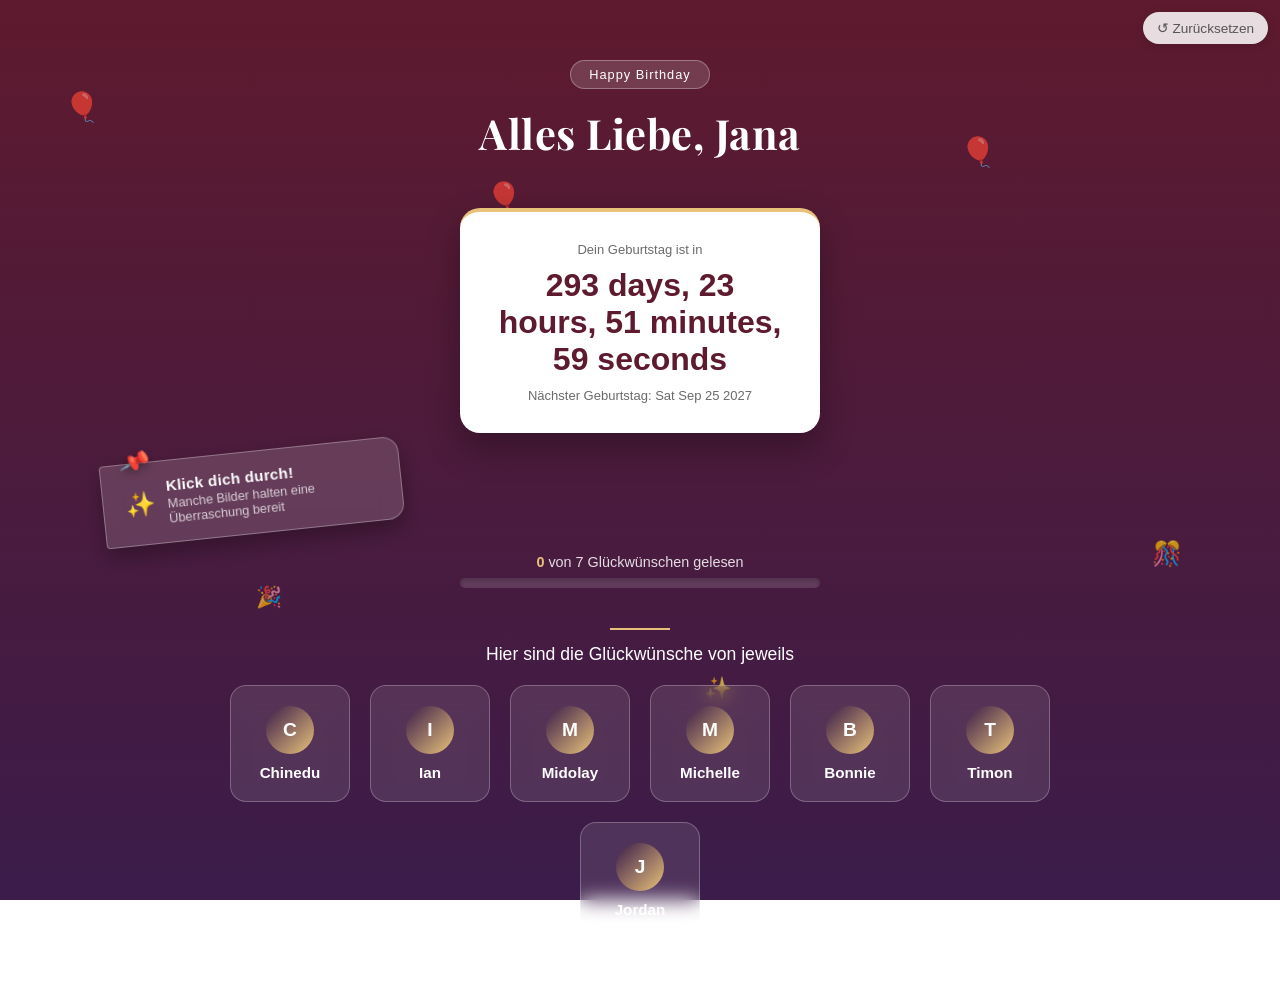
<file: index.html>
<!DOCTYPE html>
<html lang="de">
<head>
    <meta charset="UTF-8">
    <meta name="viewport" content="width=device-width, initial-scale=1.0">
    <title>Geburtstag</title>
    <link rel="preconnect" href="https://fonts.googleapis.com">
    <link href="https://fonts.googleapis.com/css2?family=Playfair+Display:wght@600;700&display=swap" rel="stylesheet">
    <link rel="stylesheet" href="styles.css">
    <style>
        /* Sperr-Zustand für die Glückwunsch-Buttons, bis der Geburtstag da ist */
        .button.locked {
            opacity: .45;
            cursor: not-allowed;
            filter: grayscale(60%);
            pointer-events: none;
        }
        .button.locked .check {
            display: none;
        }
        .button-switch {
            position: relative;
        }
        .lock-badge {
            position: absolute;
            top: -6px;
            right: -6px;
            font-size: .85rem;
            background: #fff;
            border-radius: 50%;
            width: 22px;
            height: 22px;
            display: flex;
            align-items: center;
            justify-content: center;
            box-shadow: 0 2px 6px rgba(0,0,0,.25);
        }
        .lock-notice {
            display: none;
            width: 100%;
            max-width: 520px;
            margin: 14px auto 0;
            color: #ffffff;
        }
        .lock-notice.show {
            display: flex;
            align-items: center;
            justify-content: center;
            gap: 8px;
        }
    </style>
</head>
<body>
    <button id="reset-btn" class="reset-button" title="Fortschritt zurücksetzen">↺ Zurücksetzen</button>

    <div class="confetti">
        <span>🎈</span><span>🎉</span><span>🎈</span><span>✨</span><span>🎈</span><span>🎊</span>
    </div>

    <header>
        <div class="eyebrow-badge">Happy Birthday</div>
        <h1>Alles Liebe, Jana</h1>
    </header>

    <!-- Countdown für den besonderen Tag -->
    <section class="top-grid">
        <div class="card countdown-card">
            <div class="small">Dein Geburtstag ist in</div>
            <div id="geburtstags-zähler" class="countdown">–</div>
            <div class="small">Nächster Geburtstag: <span id="nächster-geburtstag"></span></div>
        </div>
    </section>

    <div class="hint-box">
        <span class="hint-pin">📌</span>
        <span class="hint-icon">✨</span>
        <div class="hint-text">
            <strong>Klick dich durch!</strong>
            <span>Manche Bilder halten eine Überraschung bereit</span>
        </div>
    </div>

    <div class="progress-wrap">
        <div class="progress-label">
            <span id="progress-count">0</span> von 7 Glückwünschen gelesen
        </div>
        <div class="progress-track">
            <div class="progress-fill" id="progress-fill"></div>
        </div>
    </div>

    <div class="section-divider">
        <span>Hier sind die Glückwünsche von jeweils</span>
    </div>

    <p id="lock-notice" class="card lock-notice">🔒 Die Glückwünsche öffnen sich erst am Geburtstag selbst.</p>

    <!-- Geschenk-Knopf: erst sichtbar, wenn alle 7 gelesen wurden -->
    <div class="button-switch" id="geschenk-wrap" style="display:none;">
        <a href="geschenk.html" class="button gift-button">
            <span class="avatar">🎁</span>
            <span class="name">Dein Geschenk</span>
        </a>
    </div>

    <section class="button-section">
        <div class="button-switch">
            <a href="Chinedu.html" class="button" data-name="Chinedu">
                <span class="avatar">C</span>
                <span class="name">Chinedu</span>
                <span class="check">✓</span>
            </a>
        </div>
        <div class="button-switch">
            <a href="Ian.html" class="button" data-name="Ian">
                <span class="avatar">I</span>
                <span class="name">Ian</span>
                <span class="check">✓</span>
            </a>
        </div>
        <div class="button-switch">
            <a href="Midolay.html" class="button" data-name="Midolay">
                <span class="avatar">M</span>
                <span class="name">Midolay</span>
                <span class="check">✓</span>
            </a>
        </div>
        <div class="button-switch">
            <a href="Michelle.html" class="button" data-name="Michelle">
                <span class="avatar">M</span>
                <span class="name">Michelle</span>
                <span class="check">✓</span>
            </a>
        </div>
        <div class="button-switch">
            <a href="Bonnie.html" class="button" data-name="Bonnie">
                <span class="avatar">B</span>
                <span class="name">Bonnie</span>
                <span class="check">✓</span>
            </a>
        </div>
        <div class="button-switch">
            <a href="Timon.html" class="button" data-name="Timon">
                <span class="avatar">T</span>
                <span class="name">Timon</span>
                <span class="check">✓</span>
            </a>
        </div>
        <div class="button-switch">
            <a href="Jordan.html" class="button" data-name="Jordan">
                <span class="avatar">J</span>
                <span class="name">Jordan</span>
                <span class="check">✓</span>
            </a>
        </div>
    </section>

    <!-- script.js nur EINMAL einbinden (Countdown, definiert Jana_Bday) -->
    <script src="script.js"></script>

    <!-- Sperre der Glückwunsch-Buttons bis zum Geburtstag -->
    <script>
        (function () {
            const now = new Date();
            const isUnlocked =
                (now.getMonth() + 1 > Jana_Bday.month) ||
                (now.getMonth() + 1 === Jana_Bday.month && now.getDate() >= Jana_Bday.day);

            if (!isUnlocked) {
                document.querySelectorAll('.button[data-name]').forEach(function (btn) {
                    btn.classList.add('locked');
                    btn.setAttribute('aria-disabled', 'true');
                    btn.setAttribute('tabindex', '-1');

                    const lock = document.createElement('span');
                    lock.className = 'lock-badge';
                    lock.textContent = '🔒';
                    btn.parentElement.appendChild(lock);

                    btn.addEventListener('click', function (e) {
                        e.preventDefault();
                    });
                });

                document.getElementById('lock-notice').classList.add('show');
            }
        })();
    </script>

    <!-- Fortschritt + Geschenk-Knopf -->
    <script>
        const guestButtons = document.querySelectorAll('.button[data-name]');
        const totalGuests = guestButtons.length;

        function updateProgress() {
            let visitedCount = 0;

            guestButtons.forEach(function (btn) {
                const name = btn.getAttribute('data-name');
                if (sessionStorage.getItem('visited_' + name) === 'true') {
                    btn.classList.add('visited');
                    visitedCount++;
                }
            });

            document.getElementById('progress-count').textContent = visitedCount;
            document.getElementById('progress-fill').style.width =
                (visitedCount / totalGuests * 100) + '%';

            // Geschenk-Knopf anzeigen, wenn alle gelesen wurden
            if (visitedCount === totalGuests) {
                document.getElementById('geschenk-wrap').style.display = 'flex';
            }
        }

        guestButtons.forEach(function (btn) {
            btn.addEventListener('click', function () {
                if (btn.classList.contains('locked')) return;
                const name = btn.getAttribute('data-name');
                sessionStorage.setItem('visited_' + name, 'true');
            });
        });

        // Reset-Knopf oben rechts
        document.getElementById('reset-btn').addEventListener('click', function () {
            if (!confirm('Fortschritt wirklich zurücksetzen?')) return;

            guestButtons.forEach(function (btn) {
                sessionStorage.removeItem('visited_' + btn.getAttribute('data-name'));
                btn.classList.remove('visited');
            });

            document.getElementById('geschenk-wrap').style.display = 'none';

            updateProgress();
        });

        updateProgress();

        // Falls man mit "Zurück" auf die Seite kommt (Browser-Cache)
        window.addEventListener('pageshow', updateProgress);
    </script>

</body>
</html>
</file>
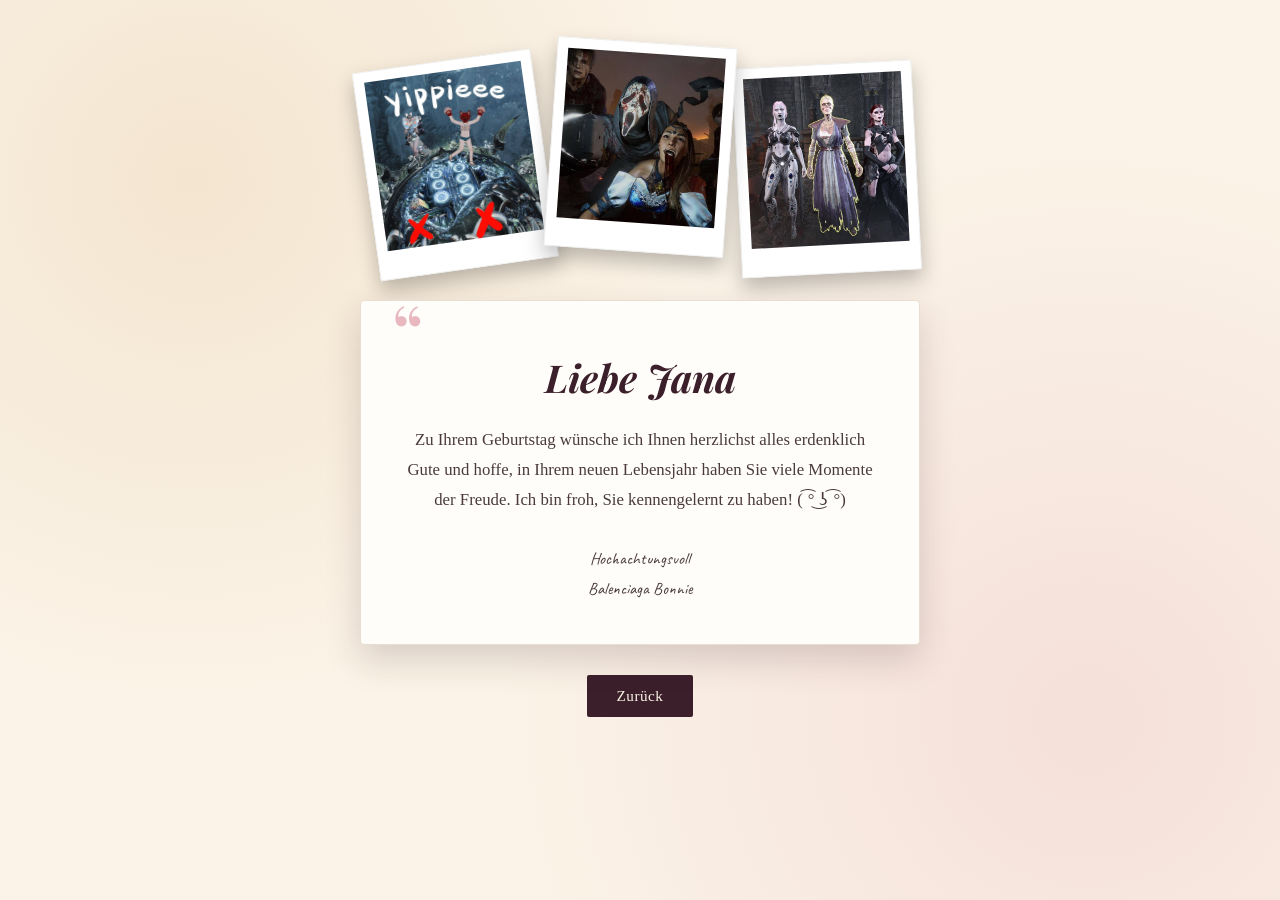
<file: Bonnie.html>
<!DOCTYPE html>
<html lang='de'>
<head>
    <meta charset='utf-8'>
    <meta name='viewport' content='width=device-width, initial-scale=1'>
    <title>Bonnies Glückwünsche</title>
    <link rel="preconnect" href="https://fonts.googleapis.com">
    <link href="https://fonts.googleapis.com/css2?family=Playfair+Display:ital,wght@0,600;1,500&family=Caveat:wght@600&display=swap" rel="stylesheet">
    <link rel="stylesheet" href="stylesB.css">
</head>
<body>

    <div class="page-wrap">

        <div class="polaroid-stack">
            <img src="BonnieBild.jpg" alt="Bonnie" class="polaroid p1">
            <img src="BonnieBild2.jpg" alt="Bonnie" class="polaroid p2">
            <img src="BBild.jpg" alt="Bonnie" class="polaroid p3">
        </div>

        <!--birthday text-->
        <div id="Birthday-card">
            <span class="quote-mark">“</span>
            <div class="card-text">
                <h1>Liebe Jana</h1>
                <p>
                    Zu Ihrem Geburtstag wünsche ich Ihnen herzlichst alles erdenklich Gute und hoffe,
                    in Ihrem neuen Lebensjahr haben Sie viele Momente der Freude.
                    Ich bin froh, Sie kennengelernt zu haben! ( ͡° ͜ʖ ͡°)
                </p>
                <p class="signature">Hochachtungsvoll<br>Balenciaga Bonnie</p>
            </div>
        </div>

        <a href="index.html" class="button">Zurück</a>

    </div>

</body>
</html>
</file>
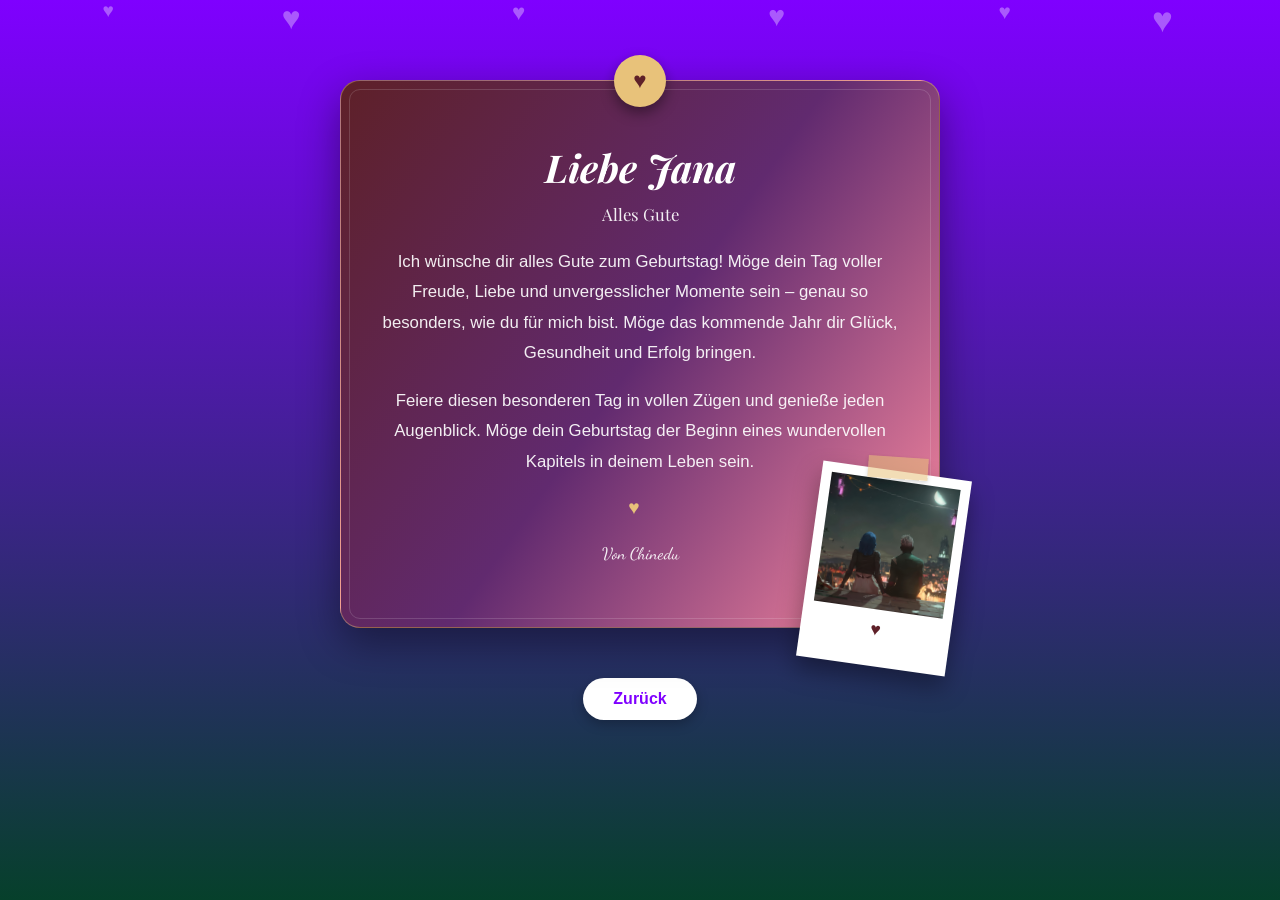
<file: Chinedu.html>
<!DOCTYPE html>
<html lang="de">
<head>
    <meta charset="UTF-8">
    <meta name="viewport" content="width=device-width, initial-scale=1.0">
    <title>Von Chinedu</title>
    <link rel="preconnect" href="https://fonts.googleapis.com">
    <link href="https://fonts.googleapis.com/css2?family=Playfair+Display:ital,wght@0,600;1,500&family=Dancing+Script:wght@700&display=swap" rel="stylesheet">
    <link rel="stylesheet" href="stlylesC.css">
</head>
<body>

    <div class="hearts">
        <span>♥</span><span>♥</span><span>♥</span><span>♥</span><span>♥</span><span>♥</span>
    </div>

    <div class="page-wrap">

        <div id="Birthday-card">
            <div class="seal">♥</div>

            <div class="card-text">
                <h1>Liebe Jana</h1>
                <p class="lead">Alles Gute</p>

                <p>
                    Ich wünsche dir alles Gute zum Geburtstag! Möge dein Tag voller Freude, Liebe und unvergesslicher Momente sein 
                    – genau so besonders, wie du für mich bist. Möge das kommende Jahr dir Glück, 
                    Gesundheit und Erfolg bringen.

                </p>

                <p>
                    Feiere diesen besonderen Tag in vollen Zügen und genieße jeden Augenblick.
                    Möge dein Geburtstag der Beginn eines wundervollen Kapitels in deinem Leben sein.
                </p>

                <div class="divider">♥</div>

                <p class="signature">Von Chinedu</p>
            </div>

            <div class="polaroid p1">
                <img src="JandE.jpg" alt="Unsere Lieblingsserie" id="jande-image">
                <p class="polaroid-caption"> ♥</p>
            </div>
        </div>

        <a href="index.html" class="button">Zurück</a>

    </div>

    <audio id="jande-sound" src="EkkoJinxsong.mp3"></audio>

    <script>
        document.getElementById('jande-image').addEventListener('click', function() {
            const sound = document.getElementById('jande-sound');
            if (sound.paused) {
                sound.play();
            } else {
                sound.pause();
                sound.currentTime = 0;
            }
        });
    </script>

</body>
</html>
</file>
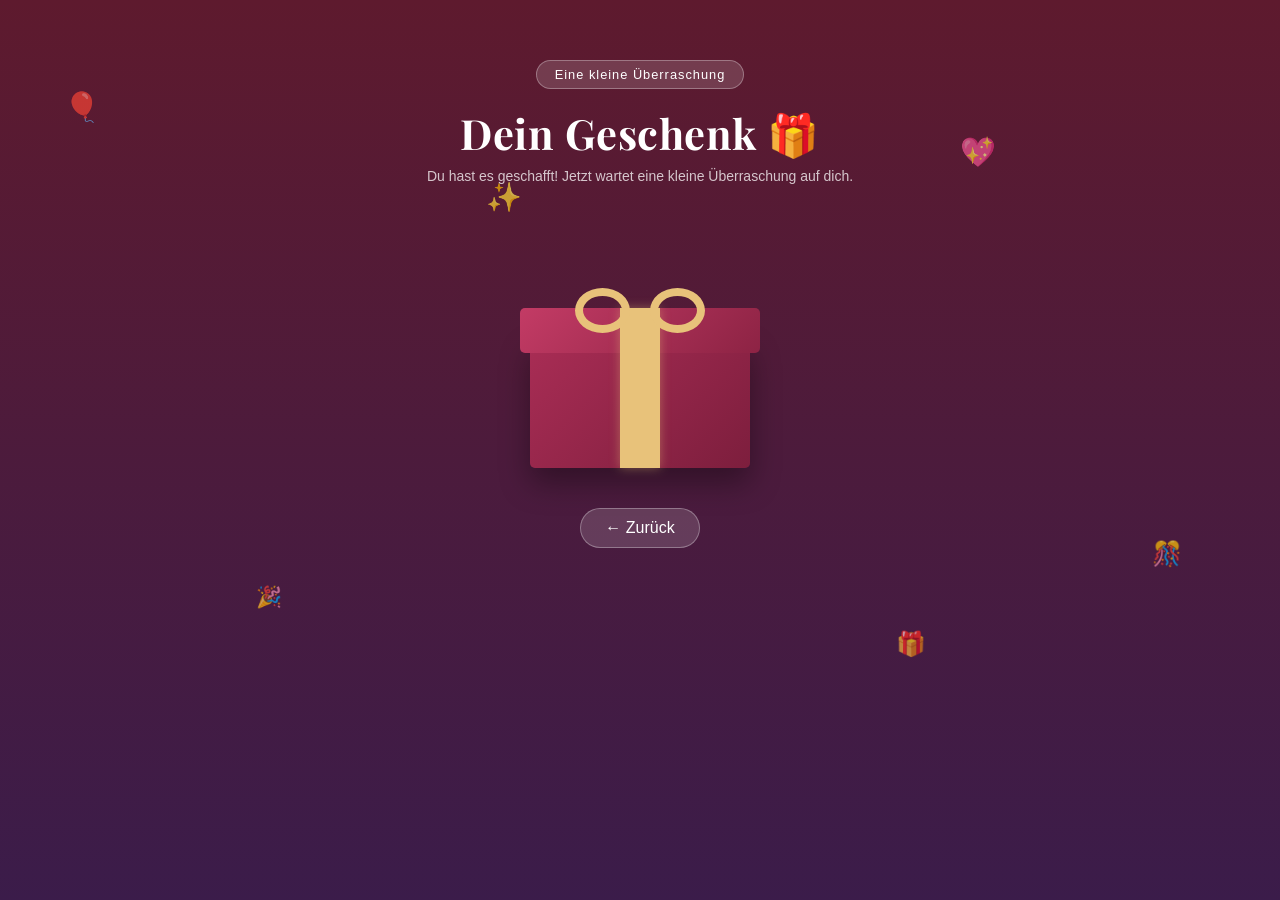
<file: geschenk.html>
<!DOCTYPE html>
<html lang="de">
<head>
    <meta charset="UTF-8">
    <meta name="viewport" content="width=device-width, initial-scale=1.0">

    <title>Dein Geschenk 🎁</title>

    <link rel="preconnect" href="https://fonts.googleapis.com">
    <link href="https://fonts.googleapis.com/css2?family=Playfair+Display:wght@600;700&display=swap" rel="stylesheet">

    <link rel="stylesheet" href="stylesS.css">
</head>

<body>

    <!-- Schwebende Dekoration -->
    <div class="confetti">
        <span>🎈</span>
        <span>🎉</span>
        <span>✨</span>
        <span>🎁</span>
        <span>💖</span>
        <span>🎊</span>
    </div>


    <!-- Überschrift -->
    <header>

        <div class="eyebrow-badge">
            Eine kleine Überraschung
        </div>

        <h1>Dein Geschenk 🎁</h1>

        <p class="sub">
            Du hast es geschafft! Jetzt wartet eine kleine Überraschung auf dich.
        </p>

    </header>



    <!-- Geschenkbox -->
    <section class="geschenk-bereich">

        <div class="geschenk" onclick="geschenkOeffnen()">

            <div class="schleife-links"></div>
            <div class="schleife-rechts"></div>

            <div class="deckel" id="deckel"></div>

            <div class="box"></div>

            <div class="band"></div>

        </div>

    </section>


    <!-- Überraschung -->
    <section id="nachricht">

        <div class="card">

            <div class="card-icon">
                💖
            </div>

            <h2>Überraschung!</h2>

            <p>
              Hier ist ein geschenk wofür wir alle zusammengelegt haben. Wir hoffen es gefällt dir 
            </p>


            <div class="gutschein">

                <div class="gutschein-icon">
                    🎟️
                </div>

                <h3></h3>

                <p>
                    Playstation Store Gutschein Code im wert von 40€
                </p>

            </div>

        </div>

    </section>


    <!-- JavaScript -->
    <script>

        function geschenkOeffnen() {

            const deckel = document.getElementById("deckel");
            const nachricht = document.getElementById("nachricht");

            deckel.classList.add("offen");

            setTimeout(function () {

                nachricht.style.display = "block";

            }, 700);
        }

    </script>
<a href="index.html" class="zurueck">← Zurück</a>
</body>
</html>
</file>
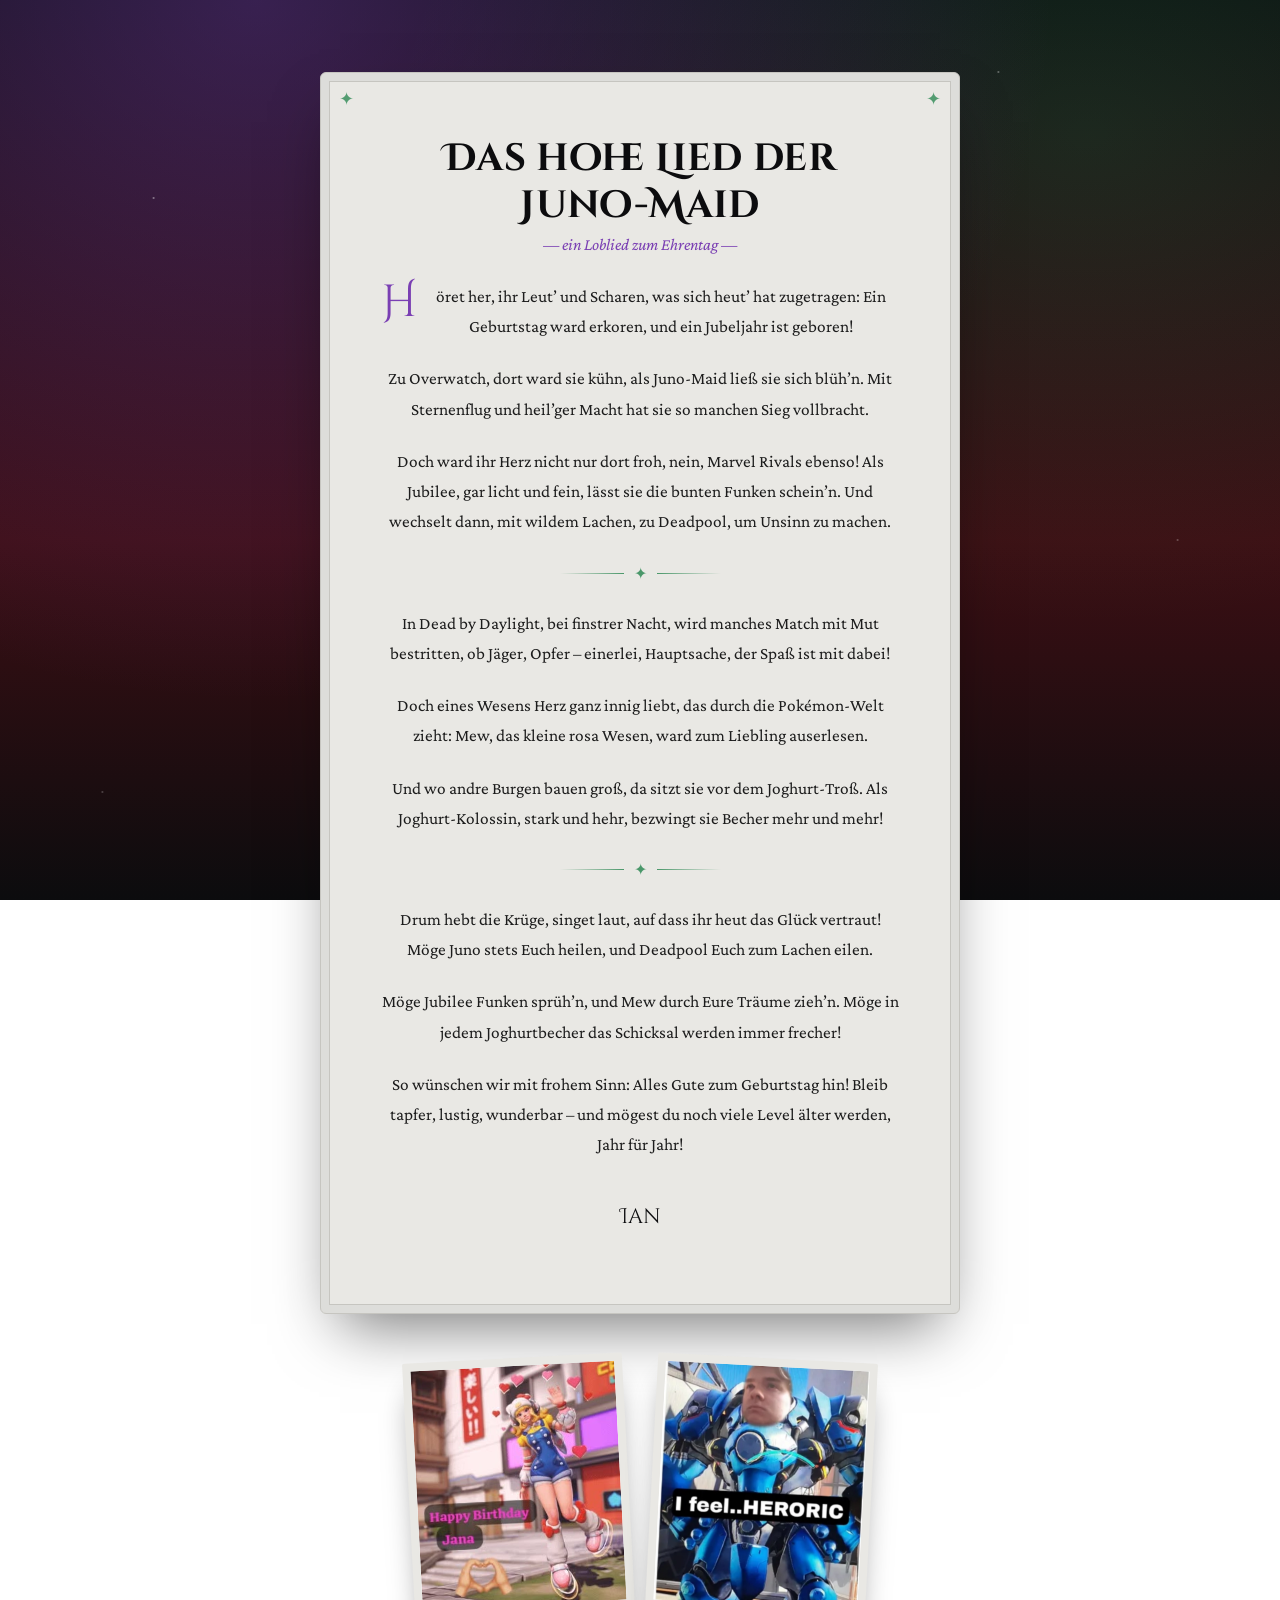
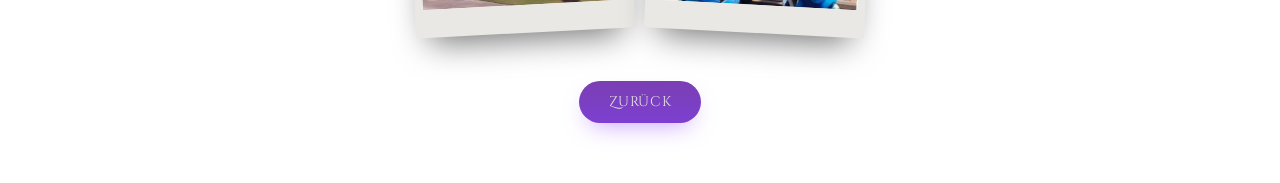
<file: Ian.html>
<!DOCTYPE html>
<html lang="de">
<head>
<meta charset="utf-8">
<meta name="viewport" content="width=device-width, initial-scale=1, viewport-fit=cover">
<title>Das hohe Lied der Juno-Maid</title>
<link rel="preconnect" href="https://fonts.googleapis.com">
<link rel="preconnect" href="https://fonts.gstatic.com" crossorigin>
<link href="https://fonts.googleapis.com/css2?family=Cinzel+Decorative:wght@700&family=Crimson+Pro:ital,wght@0,400;0,600;1,400&display=swap" rel="stylesheet">
<link rel="stylesheet" href="ian.css">
</head>
<body>

  <div class="scroll">
    <div class="card-text">
      <h1>Das hohe Lied der Juno-Maid</h1>
      <span class="kicker">— ein Loblied zum Ehrentag —</span>

      <p>
        Höret her, ihr Leut’ und Scharen,
        was sich heut’ hat zugetragen:
        Ein Geburtstag ward erkoren,
        und ein Jubeljahr ist geboren!
      </p>
      <p>
        Zu Overwatch, dort ward sie kühn,
        als Juno-Maid ließ sie sich blüh’n.
        Mit Sternenflug und heil’ger Macht
        hat sie so manchen Sieg vollbracht.
      </p>
      <p>
        Doch ward ihr Herz nicht nur dort froh,
        nein, Marvel Rivals ebenso!
        Als Jubilee, gar licht und fein,
        lässt sie die bunten Funken schein’n.
        Und wechselt dann, mit wildem Lachen,
        zu Deadpool, um Unsinn zu machen.
      </p>

      <div class="divider">✦</div>

      <p>
        In Dead by Daylight, bei finstrer Nacht,
        wird manches Match mit Mut bestritten,
        ob Jäger, Opfer – einerlei,
        Hauptsache, der Spaß ist mit dabei!
      </p>
      <p>
        Doch eines Wesens Herz ganz innig liebt,
        das durch die Pokémon-Welt zieht:
        Mew, das kleine rosa Wesen,
        ward zum Liebling auserlesen.
      </p>
      <p>
        Und wo andre Burgen bauen groß,
        da sitzt sie vor dem Joghurt-Troß.
        Als Joghurt-Kolossin, stark und hehr,
        bezwingt sie Becher mehr und mehr!
      </p>

      <div class="divider">✦</div>

      <p>
        Drum hebt die Krüge, singet laut,
        auf dass ihr heut das Glück vertraut!
        Möge Juno stets Euch heilen,
        und Deadpool Euch zum Lachen eilen.
      </p>
      <p>
        Möge Jubilee Funken sprüh’n,
        und Mew durch Eure Träume zieh’n.
        Möge in jedem Joghurtbecher
        das Schicksal werden immer frecher!
      </p>
      <p>
        So wünschen wir mit frohem Sinn:
        Alles Gute zum Geburtstag hin!
        Bleib tapfer, lustig, wunderbar –
        und mögest du noch viele Level älter werden, Jahr für Jahr!
      </p>

      <p class="signature">Ian</p>
    </div>

    <div class="gallery">
      <img src="Ian1.jpg" alt="Ian">
      <button type="button" class="sound-btn" aria-label="Sound abspielen">
        <img src="Ian2.jpg" alt="Ian">
      </button>
    </div>

    <audio id="ian-sound" src="ian3.mp3" preload="auto"></audio>

    <a href="index.html" class="button">Zurück</a>
  </div>

  <script>
    document.querySelector('.sound-btn').addEventListener('click', function () {
      const audio = document.getElementById('ian-sound');
      audio.currentTime = 0;
      audio.play();
    });
  </script>

</body>
</html>
</file>
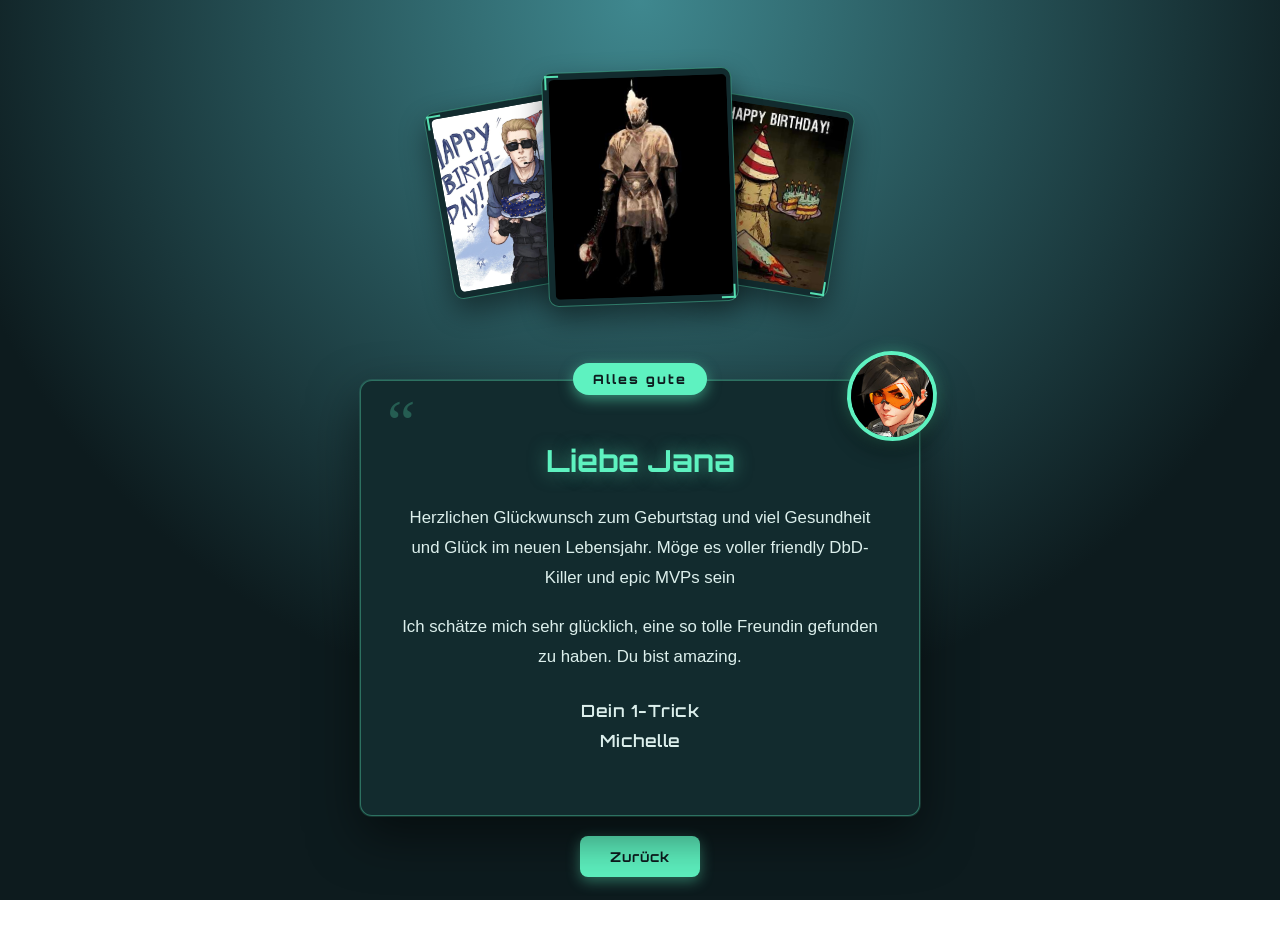
<file: Michelle.html>
<!DOCTYPE html>
<html lang='de'>
<head>
    <meta charset='utf-8'>
    <meta name='viewport' content='width=device-width, initial-scale=1'>
    <title>Michelles Glückwünsche</title>
    <link rel="preconnect" href="https://fonts.googleapis.com">
    <link href="https://fonts.googleapis.com/css2?family=Orbitron:wght@600;800&display=swap" rel="stylesheet">
    <link rel="stylesheet" href="stylesm.css">
</head>
<body>

    <div class="page-wrap">

        <div class="clip-gallery">
            <div class="clip clip-main">
                <img src="Mich2.jpg" alt="Michelle">
            </div>
            <div class="clip clip-side clip-2">
                <img src="Mich3.jpg" alt="Michelle">
            </div>
            <div class="clip clip-side clip-3">
                <img src="Mich1.jpg" alt="Michelle">
            </div>
        </div>

        <div id="Birthday-card">
            <div class="level-badge">Alles gute</div>
            <span class="quote-mark">“</span>

            <img src="tracer.jpg" alt="Tracer" id="tracer-image" class="tracer-badge">

            <div class="card-text">
                <h1>Liebe Jana</h1>
                <p>
                    Herzlichen Glückwunsch zum Geburtstag und viel Gesundheit und Glück im neuen Lebensjahr.
                    Möge es voller friendly DbD-Killer und epic MVPs sein 
                </p>
                <p>
                    Ich schätze mich sehr glücklich, eine so tolle Freundin gefunden zu haben. Du bist amazing.
                </p>
                <p class="signature">Dein 1-Trick<br>Michelle</p>
            </div>
        </div>

        <a href="index.html" class="button">Zurück</a>

    </div>

    <audio id="tracer-sound" src="tracer_hohoho.mp3"></audio>

    <script>
        document.getElementById('tracer-image').addEventListener('click', function() {
            const sound = document.getElementById('tracer-sound');
            if (sound.paused) {
                sound.play();
            } else {
                sound.pause();
                sound.currentTime = 0;
            }
        });
    </script>

</body>
</html>
</file>
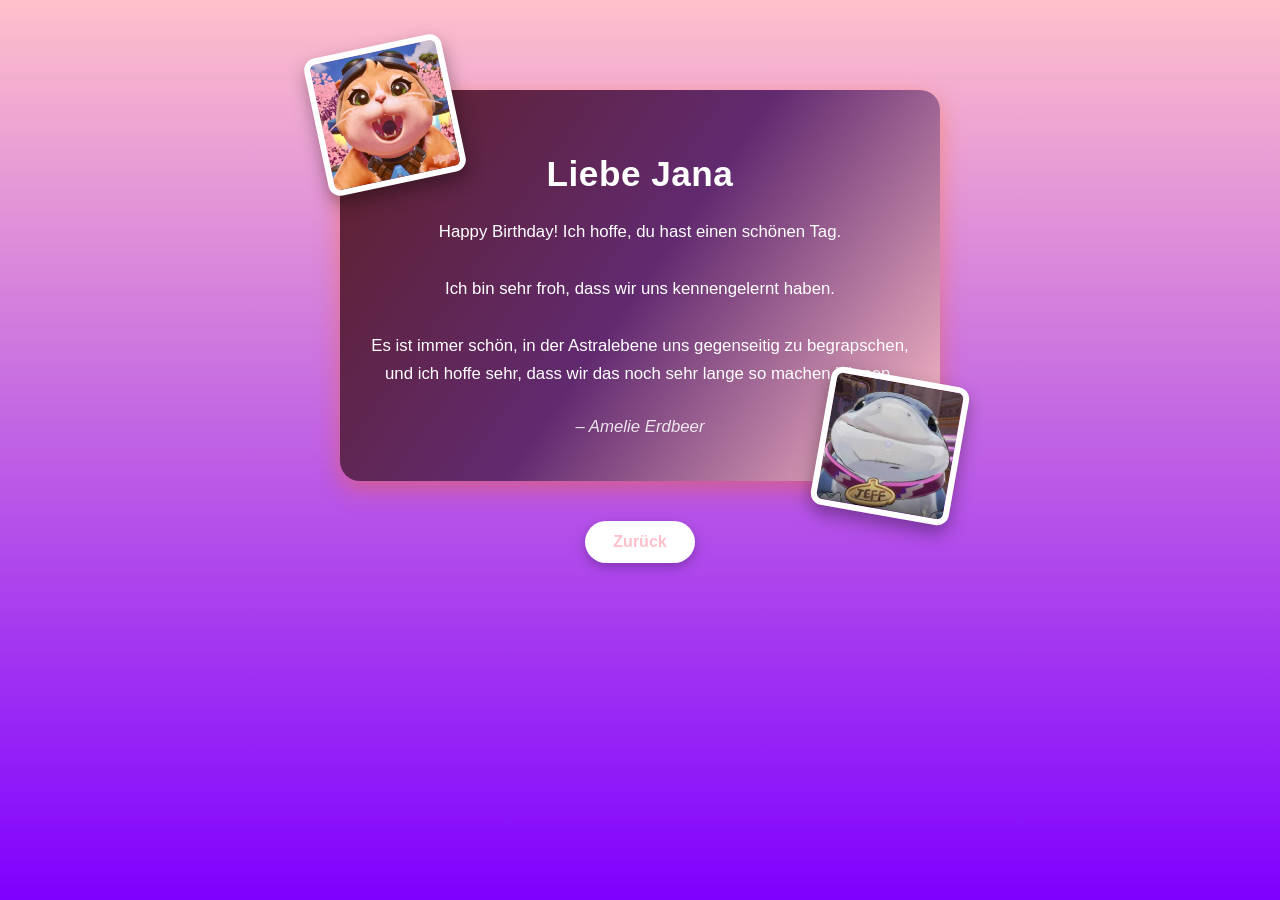
<file: Midolay.html>
<!DOCTYPE html>
<html lang='de'>
<head>
    <meta charset='utf-8'>
    <meta name='viewport' content='width=device-width, initial-scale=1'>
    <title>Happy Birthday Jana</title>
    <link rel='stylesheet' href='stylesMi.css'>
</head>
<body>

    <div class="page-wrap">

        <div id="Birthday-card">

            <img src="jpcbild.jpg" alt="Mido" class="sticker sticker-1" id="jpc-image">
            <img src="jeffbild.jpg" alt="Mido" class="sticker sticker-2" id="jeff-image">

            <div class="card-text">
                <h1>Liebe Jana</h1>
                <p>
                    Happy Birthday! Ich hoffe, du hast einen schönen Tag.<br><br>
                    Ich bin sehr froh, dass wir uns kennengelernt haben.<br><br>
                    Es ist immer schön, in der Astralebene uns gegenseitig zu begrapschen,
                    und ich hoffe sehr, dass wir das noch sehr lange so machen können.
                </p>
                <p class="signature">– Amelie Erdbeer</p>
            </div>
        </div>

        <a href="index.html" class="button">Zurück</a>

    </div>

    <audio id="jpc-sound" src="jetpack-cat-taunt.mp3"></audio>
    <audio id="jeff-sound" src="singing-jeff.mp3"></audio>

    <script>
        const sounds = [
            document.getElementById('jpc-sound'),
            document.getElementById('jeff-sound')
        ];

        function toggleSound(sound) {
            // Alle anderen Sounds stoppen
            sounds.forEach(function(s) {
                if (s !== sound) {
                    s.pause();
                    s.currentTime = 0;
                }
            });

            // Diesen Sound abspielen oder pausieren
            if (sound.paused) {
                sound.play();
            } else {
                sound.pause();
                sound.currentTime = 0;
            }
        }

        document.getElementById('jpc-image').addEventListener('click', function() {
            toggleSound(document.getElementById('jpc-sound'));
        });

        document.getElementById('jeff-image').addEventListener('click', function() {
            toggleSound(document.getElementById('jeff-sound'));
        });
    </script>

</body>
</html>
</file>
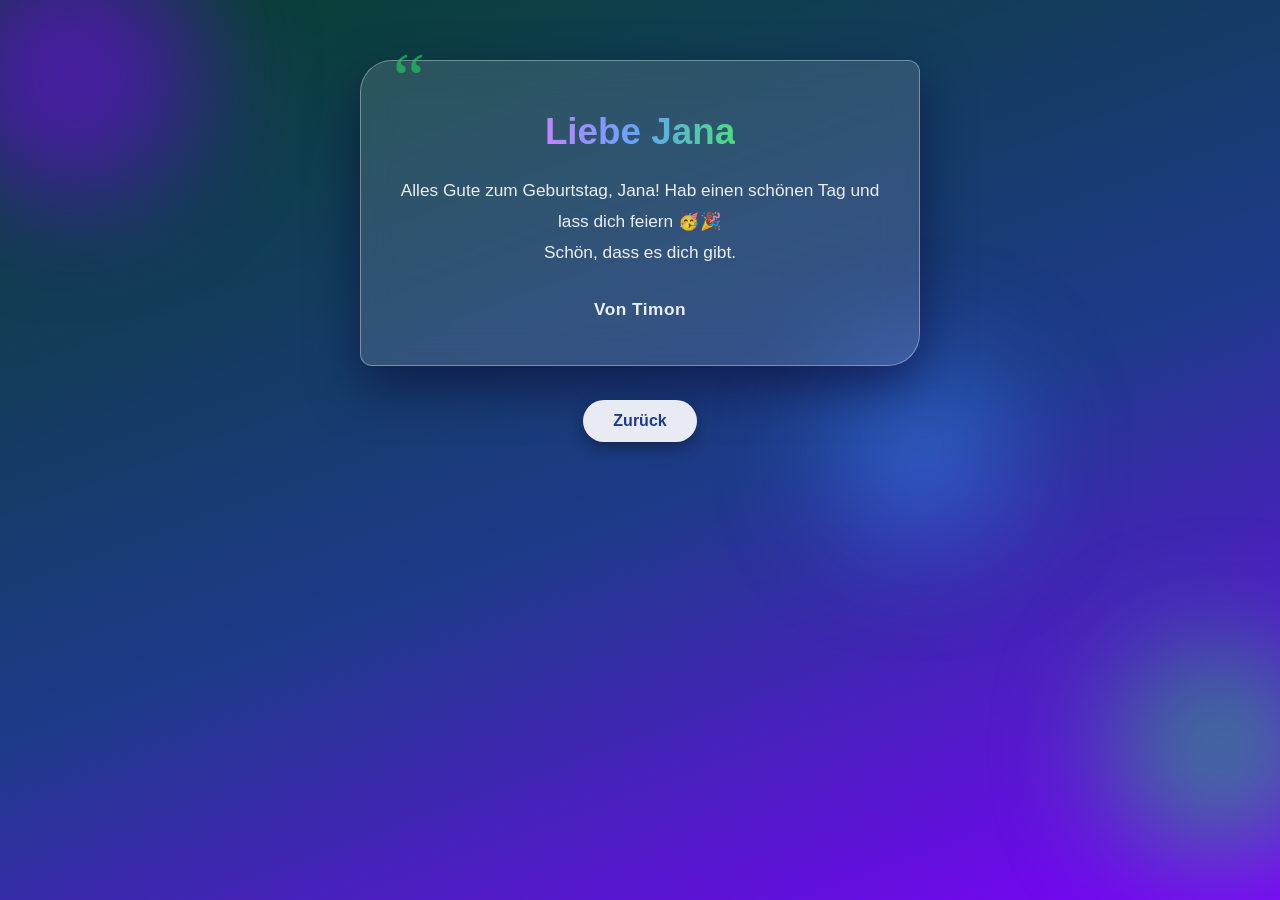
<file: Timon.html>
<!DOCTYPE html>
<html lang='de'>
<head>
    <meta charset='utf-8'>
    <meta name='viewport' content='width=device-width, initial-scale=1'>
    <title>Timons Glückwünsche</title>
    <link rel="stylesheet" href="stylesT.css">
</head>
<body>

    <div class="scene">

        <div class="blob blob-1"></div>
        <div class="blob blob-2"></div>
        <div class="blob blob-3"></div>

        <div id="Birthday-card">
            <span class="quote-mark">“</span>
            <div class="card-text">
                <h1>Liebe Jana</h1>
                <p>
                    Alles Gute zum Geburtstag, Jana! Hab einen schönen Tag und lass dich feiern 🥳🎉<br>
                    Schön, dass es dich gibt.
                </p>
                <p class="signature">Von Timon</p>
            </div>
        </div>

        <a href="index.html" class="button">Zurück</a>

    </div>

</body>
</html>
</file>
<file: styles.css>
:root{
    --bg:#5e1a2e;
    --card:#fff;
    --accent:#3b1c4a;
    --gold:#e8c27a;
    --muted:#6b6b6b;
    --text:#2b2b2b;
}

*{
    box-sizing:border-box;
}

body{
    font-family: 'Segoe UI', sans-serif;
    margin:0;
    min-height: 100vh;
    background: linear-gradient(180deg, var(--bg), var(--accent));
    background-repeat: no-repeat;
    background-attachment: fixed;
    color: var(--text);
    position: relative;
    overflow-x: hidden;
}

/* Schwebende Deko im Hintergrund */

.confetti{
    position: fixed;
    inset: 0;
    pointer-events: none;
    z-index: 0;
}

.confetti span{
    position: absolute;
    font-size: 1.8rem;
    opacity: 0.7;
    animation: drift 12s ease-in-out infinite;
}

.confetti span:nth-child(1){ left: 5%;  top: 10%; animation-delay: 0s; }
.confetti span:nth-child(2){ left: 20%; top: 65%; animation-delay: 1.5s; font-size: 1.3rem; }
.confetti span:nth-child(3){ left: 38%; top: 20%; animation-delay: 3s; }
.confetti span:nth-child(4){ left: 55%; top: 75%; animation-delay: 4.5s; font-size: 1.4rem; }
.confetti span:nth-child(5){ left: 75%; top: 15%; animation-delay: 2s; }
.confetti span:nth-child(6){ left: 90%; top: 60%; animation-delay: 5s; font-size: 1.5rem; }

@keyframes drift {
    0%, 100% { transform: translateY(0) rotate(0deg); }
    50% { transform: translateY(-30px) rotate(8deg); }
}

/* Header */

header{
    position: relative;
    z-index: 1;
    padding: 60px 20px 30px;
    text-align: center;
    color: white;
}

.eyebrow-badge{
    display: inline-block;
    padding: 6px 18px;
    background: rgba(255,255,255,0.15);
    border: 1px solid rgba(255,255,255,0.3);
    border-radius: 30px;
    font-size: 0.8rem;
    letter-spacing: 1px;
    margin-bottom: 16px;
}

h1{
    font-family: 'Playfair Display', serif;
    font-size: 2.6rem;
    margin: 0;
    letter-spacing: 0.5px;
}

.sub{
    font-size: 14px;
    margin-top: 8px;
    color: rgba(255,255,255,0.75);
}

/* Countdown */

.top-grid{
    position: relative;
    z-index: 1;
    display: flex;
    flex-wrap: wrap;
    gap: 18px;
    justify-content: center;
    margin: 18px;
}

.countdown-card{
    background: var(--card);
    padding: 30px 36px;
    border-radius: 20px;
    box-shadow: 0 15px 35px rgba(0,0,0,0.3);
    min-width: 260px;
    max-width: 360px;
    text-align: center;
    border-top: 4px solid var(--gold);
}

.countdown{
    font-size: 32px;
    font-weight: 700;
    margin: 10px 0;
    color: var(--bg);
}

.small{
    font-size: 13px;
    color: var(--muted);
}

/* Hinweis-Box: schräg hängendes Schild */

.hint-box{
    position: relative;
    z-index: 1;
    display: flex;
    align-items: center;
    gap: 12px;
    width: 300px;
    max-width: calc(100% - 40px);
    margin: 10px auto 10px 8%;
    padding: 16px 20px 16px 22px;
    background: rgba(255,255,255,0.14);
    backdrop-filter: blur(10px);
    border: 1px solid rgba(255,255,255,0.3);
    border-radius: 4px 16px 16px 4px;
    box-shadow: 0 10px 22px rgba(0,0,0,0.3);
    transform: rotate(-6deg);
    transition: transform 0.3s ease;
}

.hint-box:hover{
    transform: rotate(0deg) scale(1.04);
}

.hint-pin{
    position: absolute;
    top: -16px;
    left: 22px;
    font-size: 1.4rem;
    transform: rotate(20deg);
    filter: drop-shadow(0 3px 4px rgba(0,0,0,0.4));
}

.hint-icon{
    font-size: 1.5rem;
    flex-shrink: 0;
    animation: sparkle 2s ease-in-out infinite;
}

@keyframes sparkle {
    0%, 100% { transform: scale(1) rotate(0deg); opacity: 1; }
    50% { transform: scale(1.2) rotate(10deg); opacity: 0.7; }
}

.hint-text{
    display: flex;
    flex-direction: column;
    gap: 2px;
    color: white;
    text-align: left;
    min-width: 0;
}

.hint-text strong{
    font-size: 0.95rem;
    letter-spacing: 0.3px;
}

.hint-text span{
    font-size: 0.8rem;
    color: rgba(255,255,255,0.75);
}

@media (max-width: 700px){
    .hint-box{
        width: 100%;
        max-width: calc(100% - 32px);
        margin: 10px auto;
        transform: rotate(-2deg);
    }
}

@media (max-width: 380px){
    .hint-box{
        gap: 10px;
        padding: 14px 16px 14px 18px;
        transform: rotate(-1deg);
    }

    .hint-icon{
        font-size: 1.3rem;
    }

    .hint-text strong{
        font-size: 0.88rem;
    }

    .hint-text span{
        font-size: 0.75rem;
    }
}

/* Divider */

.section-divider{
    position: relative;
    z-index: 1;
    text-align: center;
    margin: 40px 20px 20px;
    color: white;
}

.section-divider span{
    background: transparent;
    font-size: 1.1rem;
    font-weight: 500;
    position: relative;
    padding: 0 16px;
}

.section-divider::before{
    content: "";
    display: block;
    width: 60px;
    height: 2px;
    background: var(--gold);
    margin: 0 auto 14px;
}

/* Gäste-Grid */

.button-section{
    position: relative;
    z-index: 1;
    display: flex;
    flex-wrap: wrap;
    gap: 20px;
    justify-content: center;
    margin: 18px auto 60px;
    max-width: 900px;
    padding: 0 20px;
}

.button-switch{
    display: flex;
    justify-content: center;
}

.button{
    display: flex;
    flex-direction: column;
    align-items: center;
    gap: 10px;
    width: 120px;
    padding: 20px 10px;
    text-decoration: none;
    background: rgba(255,255,255,0.1);
    backdrop-filter: blur(10px);
    border: 1px solid rgba(255,255,255,0.25);
    border-radius: 16px;
    transition: transform 0.25s ease, background 0.25s ease;
}

.button:hover{
    transform: translateY(-6px);
    background: rgba(255,255,255,0.2);
}

.avatar{
    width: 48px;
    height: 48px;
    border-radius: 50%;
    background: linear-gradient(135deg, var(--accent), var(--gold));
    display: flex;
    align-items: center;
    justify-content: center;
    font-weight: 700;
    font-size: 1.2rem;
    color: white;
}

.name{
    font-weight: 600;
    color: white;
    font-size: 0.95rem;
}

/* Fortschrittsanzeige */

.progress-wrap{
    position: relative;
    z-index: 1;
    max-width: 400px;
    margin: 20px auto 0;
    padding: 0 20px;
    text-align: center;
}

.progress-label{
    font-size: 0.9rem;
    color: rgba(255,255,255,0.85);
    margin-bottom: 8px;
}

.progress-label span{
    font-weight: 700;
    color: var(--gold);
}

.progress-track{
    width: 100%;
    height: 10px;
    background: rgba(255,255,255,0.15);
    border-radius: 20px;
    overflow: hidden;
    box-shadow: inset 0 2px 5px rgba(0,0,0,0.2);
}

.progress-fill{
    height: 100%;
    width: 0%;
    background: linear-gradient(90deg, var(--gold), var(--accent));
    border-radius: 20px;
    transition: width 0.5s ease;
}

/* Checkmark auf besuchten Gäste-Buttons */

.button{
    position: relative;
}

.check{
    position: absolute;
    top: 6px;
    right: 6px;
    width: 18px;
    height: 18px;
    background: var(--gold);
    color: var(--bg);
    font-size: 0.7rem;
    font-weight: 700;
    border-radius: 50%;
    display: none;
    align-items: center;
    justify-content: center;
}

.button.visited .check{
    display: flex;
}

.button.visited{
    border-color: var(--gold);
}

/* Geschenk-Knopf */

.gift-button {
    animation: pop 0.6s ease;
}

@keyframes pop {
    0% { transform: scale(0.6); opacity: 0; }
    100% { transform: scale(1); opacity: 1; }
}

/* Reset-Knopf oben rechts */

.reset-button {
    position: fixed;
    top: 12px;
    right: 12px;
    z-index: 1000;
    padding: 8px 14px;
    border: none;
    border-radius: 999px;
    background: rgba(255, 255, 255, 0.85);
    color: #555;
    font-size: 0.85rem;
    cursor: pointer;
    box-shadow: 0 2px 8px rgba(0, 0, 0, 0.15);
}

.reset-button:hover {
    background: #fff;
}
#geschenk-wrap {
    position: relative;
    z-index: 1;
    margin: 10px 0 10px;
}
</file>
<file: stylesB.css>
:root{
    --paper:#FBF3E7;
    --card:#FFFDF9;
    --ink:#3B1F2B;
    --gold:#C9974C;
    --rose:#D98A9B;
    --muted:#8a7568;
}

*{
    box-sizing:border-box;
}

body{
    font-family: 'Georgia', serif;
    margin:0;
    min-height: 100vh;
    background: var(--paper);
    background-image:
        radial-gradient(circle at 15% 20%, rgba(201,151,76,0.15), transparent 40%),
        radial-gradient(circle at 85% 80%, rgba(217,138,155,0.18), transparent 45%);
    color: var(--ink);
}

.page-wrap{
    display: flex;
    flex-direction: column;
    align-items: center;
    padding: 50px 20px;
}

/* Polaroid-Collage statt Bildergalerie */

.polaroid-stack{
    display: flex;
    justify-content: center;
    gap: 6px;
    margin-bottom: 10px;
    flex-wrap: nowrap;
}

.polaroid{
    width: 180px;
    height: 210px;
    object-fit: cover;
    background: white;
    padding: 10px 10px 28px 10px;
    box-shadow: 0 10px 20px rgba(0,0,0,0.25);
    border: 1px solid #eee;
    transition: transform 0.3s ease;
}

.p1{ transform: rotate(-8deg) translateY(10px); }
.p2{ transform: rotate(4deg) translateY(-8px); z-index: 2; }
.p3{ transform: rotate(-3deg) translateY(14px); }

.polaroid:hover{
    transform: scale(1.05) rotate(0deg);
    z-index: 5;
}

/* Textkarte im Briefstil */

#Birthday-card{
    width: 100%;
    max-width: 560px;
    margin: 30px auto 10px;
    padding: 50px 40px 40px;
    background: var(--card);
    border-radius: 4px;
    border: 1px solid #e8dfd2;
    position: relative;
    text-align: center;
    box-shadow: 0 15px 35px rgba(59,31,43,0.18);
}

.quote-mark{
    position: absolute;
    top: -10px;
    left: 30px;
    font-family: 'Playfair Display', serif;
    font-size: 5rem;
    color: var(--rose);
    opacity: 0.6;
    line-height: 1;
}

#Birthday-card h1{
    font-family: 'Playfair Display', serif;
    font-style: italic;
    font-size: 2.4rem;
    margin: 0 0 22px;
    color: var(--ink);
}

.card-text p{
    font-size: 1.05rem;
    line-height: 1.8;
    margin: 0;
    color: #4a3a3f;
}

.signature{
    margin-top: 28px !important;
    font-family: 'Caveat', cursive;
    font-size: 1.8rem;
    color: var(--gold);
}

/* Button */

.button{
    display: inline-block;
    margin-top: 20px;
    padding: 12px 30px;
    background: var(--ink);
    color: var(--paper);
    font-family: 'Georgia', serif;
    font-size: 0.95rem;
    letter-spacing: 0.5px;
    text-decoration: none;
    border-radius: 2px;
    transition: background 0.2s ease;
}

.button:hover{
    background: var(--rose);
}

/* Handy: gleiches Layout, nur kleiner */

@media (max-width: 480px){
    .polaroid-stack{
        gap: 2px;
    }

    .polaroid{
        width: 100px;
        height: 120px;
        padding: 6px 6px 16px 6px;
    }

    #Birthday-card{
        padding: 40px 24px 30px;
    }

    #Birthday-card h1{
        font-size: 1.9rem;
    }

    .card-text p{
        font-size: 0.95rem;
    }
}

@media (max-width: 360px){
    .polaroid{
        width: 82px;
        height: 100px;
        padding: 5px 5px 12px 5px;
    }
}
</file>
<file: stlylesC.css>
:root{
    --bg:#7F00FF;
    --card:#fff;
    --accent:#06402B;
    --gold:#e8c27a;
    --muted:#6b6b6b;
}

*{
    box-sizing:border-box;
}

body{
    font-family: 'Segoe UI', sans-serif;
    margin:0;
    min-height: 100vh;
    background: linear-gradient(180deg, var(--bg), var(--accent));
    background-repeat: no-repeat;
    background-attachment: fixed;
    color: #222;
    position: relative;
    overflow-x: hidden;
}

/* Schwebende Herzen im Hintergrund */

.hearts{
    position: fixed;
    inset: 0;
    pointer-events: none;
    z-index: 0;
}

.hearts span{
    position: absolute;
    color: rgba(255,255,255,0.35);
    font-size: 1.6rem;
    animation: rise 10s linear infinite;
}

.hearts span:nth-child(1){ left: 8%;  animation-delay: 0s;  font-size: 1.2rem; }
.hearts span:nth-child(2){ left: 22%; animation-delay: 2s;  font-size: 2rem; }
.hearts span:nth-child(3){ left: 40%; animation-delay: 4s;  font-size: 1.4rem; }
.hearts span:nth-child(4){ left: 60%; animation-delay: 1s;  font-size: 1.8rem; }
.hearts span:nth-child(5){ left: 78%; animation-delay: 3s;  font-size: 1.3rem; }
.hearts span:nth-child(6){ left: 90%; animation-delay: 5s;  font-size: 2.2rem; }

@keyframes rise {
    0%   { transform: translateY(110vh) rotate(0deg); opacity: 0; }
    10%  { opacity: 1; }
    90%  { opacity: 1; }
    100% { transform: translateY(-10vh) rotate(20deg); opacity: 0; }
}

.page-wrap{
    position: relative;
    z-index: 1;
    display: flex;
    flex-direction: column;
    align-items: center;
    padding: 20px;
}

/* Karte */

#Birthday-card{
    width: 100%;
    max-width: 600px;
    margin: 60px auto 20px;
    padding: 50px 36px 40px;
    background: linear-gradient(125deg, #5e2028, #612a6f, #FF8DA1);
    border-radius: 20px;
    border: 1px solid rgba(232, 194, 122, 0.4);
    outline: 1px solid rgba(255,255,255,0.15);
    outline-offset: -10px;
    position: relative;
    overflow: visible;
    color: white;
    text-align: center;
    box-shadow: 0 15px 40px rgba(0,0,0,0.4);
    animation: glow 3s ease-in-out infinite alternate;
}

@keyframes glow {
    0%   { box-shadow: 0 15px 40px rgba(0,0,0,0.3); }
    100% { box-shadow: 0 15px 55px rgba(255,107,138,0.5); }
}

.seal{
    position: absolute;
    top: -26px;
    left: 50%;
    transform: translateX(-50%);
    width: 52px;
    height: 52px;
    background: var(--gold);
    border-radius: 50%;
    display: flex;
    align-items: center;
    justify-content: center;
    color: #5e2028;
    font-size: 1.4rem;
    box-shadow: 0 6px 14px rgba(0,0,0,0.4);
}

#Birthday-card h1{
    font-family: 'Playfair Display', serif;
    font-style: italic;
    font-size: 2.4rem;
    margin: 10px 0 6px;
}

.lead{
    font-family: 'Playfair Display', serif;
    font-size: 1.3rem;
    color: var(--gold);
    margin: 0 0 24px;
}

.card-text p{
    font-size: 1.05rem;
    line-height: 1.8;
    margin: 0 0 18px;
    color: rgba(255,255,255,0.92);
}

.divider{
    margin: 20px 0;
    color: var(--gold);
    font-size: 1.2rem;
    letter-spacing: 12px;
}

.signature{
    margin-top: 10px !important;
    font-family: 'Dancing Script', cursive;
    font-size: 2rem;
    color: var(--gold);
}

/* Button */

.button{
    display: inline-block;
    margin: 30px 0 40px;
    padding: 12px 30px;
    background: white;
    color: var(--bg);
    font-weight: 600;
    text-decoration: none;
    border-radius: 30px;
    box-shadow: 0 4px 12px rgba(0,0,0,0.25);
    transition: transform 0.2s ease, box-shadow 0.2s ease;
}

.button:hover{
    transform: translateY(-2px);
    box-shadow: 0 6px 16px rgba(0,0,0,0.35);
}
/* Polaroid-Foto, angeklebt an der Karte */

.polaroid{
    position: absolute;
    bottom: -40px;
    right: -20px;
    width: 150px;
    background: #fff;
    padding: 10px 10px 26px 10px;
    box-shadow: 0 12px 25px rgba(0,0,0,0.35);
    transform: rotate(8deg);
    transition: transform 0.3s ease;
    z-index: 3;
}

.polaroid::before{
    content: "";
    position: absolute;
    top: -14px;
    left: 50%;
    transform: translateX(-50%) rotate(-4deg);
    width: 60px;
    height: 22px;
    background: rgba(232, 194, 122, 0.55);
    box-shadow: 0 2px 4px rgba(0,0,0,0.15);
}

.polaroid img{
    width: 100%;
    height: 130px;
    object-fit: cover;
    display: block;
}

.polaroid-caption{
    margin: 10px 0 0;
    font-family: 'Dancing Script', cursive;
    font-size: 1.1rem;
    color: #5e2028;
    text-align: center;
}

.polaroid:hover{
    transform: rotate(0deg) scale(1.05);
}

/* Auf kleinen Bildschirmen: Polaroid unter die Karte statt überlappend */

@media (max-width: 480px){
    .polaroid{
        position: static;
        margin: 30px auto 0;
        transform: rotate(-4deg);
    }
}

#jande-image{
    cursor: pointer;
}
</file>
<file: stylesS.css>
:root {
    --bg: #5e1a2e;
    --card: #fff;
    --accent: #3b1c4a;
    --gold: #e8c27a;
    --muted: #6b6b6b;
    --text: #2b2b2b;
}

* {
    box-sizing: border-box;
}

body {
    font-family: 'Segoe UI', sans-serif;
    margin: 0;
    min-height: 100vh;

    background: linear-gradient(
        180deg,
        var(--bg),
        var(--accent)
    );

    background-repeat: no-repeat;
    background-attachment: fixed;

    color: var(--text);

    position: relative;
    overflow-x: hidden;
}


/* =========================
   Schwebende Dekoration
   ========================= */

.confetti {
    position: fixed;
    inset: 0;
    pointer-events: none;
    z-index: 0;
}

.confetti span {
    position: absolute;
    font-size: 1.8rem;
    opacity: 0.7;

    animation: drift 12s ease-in-out infinite;
}

.confetti span:nth-child(1) {
    left: 5%;
    top: 10%;
}

.confetti span:nth-child(2) {
    left: 20%;
    top: 65%;
    animation-delay: 1.5s;
    font-size: 1.3rem;
}

.confetti span:nth-child(3) {
    left: 38%;
    top: 20%;
    animation-delay: 3s;
}

.confetti span:nth-child(4) {
    left: 70%;
    top: 70%;
    animation-delay: 4.5s;
    font-size: 1.5rem;
}

.confetti span:nth-child(5) {
    left: 75%;
    top: 15%;
    animation-delay: 2s;
}

.confetti span:nth-child(6) {
    left: 90%;
    top: 60%;
    animation-delay: 5s;
    font-size: 1.5rem;
}

@keyframes drift {

    0%, 100% {
        transform: translateY(0) rotate(0deg);
    }

    50% {
        transform: translateY(-30px) rotate(8deg);
    }
}


/* =========================
   Header
   ========================= */

header {
    position: relative;
    z-index: 1;

    padding: 60px 20px 20px;

    text-align: center;
    color: white;
}

.eyebrow-badge {
    display: inline-block;

    padding: 6px 18px;

    background: rgba(255, 255, 255, 0.15);

    border: 1px solid rgba(255, 255, 255, 0.3);

    border-radius: 30px;

    font-size: 0.8rem;
    letter-spacing: 1px;

    margin-bottom: 16px;
}

h1 {
    font-family: 'Playfair Display', serif;

    font-size: 2.6rem;

    margin: 0;

    letter-spacing: 0.5px;
}

.sub {
    font-size: 14px;

    margin-top: 8px;

    color: rgba(255, 255, 255, 0.75);
}


/* =========================
   Hinweis-Box
   ========================= */

.hint-box {
    position: relative;
    z-index: 1;

    display: flex;
    align-items: center;

    gap: 12px;

    width: 320px;
    max-width: calc(100% - 40px);

    margin: 20px auto;

    padding: 16px 20px;

    background: rgba(255, 255, 255, 0.14);

    backdrop-filter: blur(10px);

    border: 1px solid rgba(255, 255, 255, 0.3);

    border-radius: 4px 16px 16px 4px;

    box-shadow: 0 10px 22px rgba(0, 0, 0, 0.3);

    transform: rotate(-3deg);

    transition: transform 0.3s ease;
}

.hint-box:hover {
    transform: rotate(0deg) scale(1.04);
}

.hint-icon {
    font-size: 1.5rem;

    animation: sparkle 2s ease-in-out infinite;
}

@keyframes sparkle {

    0%, 100% {
        transform: scale(1) rotate(0deg);
        opacity: 1;
    }

    50% {
        transform: scale(1.2) rotate(10deg);
        opacity: 0.7;
    }
}

.hint-text {
    display: flex;
    flex-direction: column;

    gap: 2px;

    color: white;

    text-align: left;
}

.hint-text strong {
    font-size: 0.95rem;
}

.hint-text span {
    font-size: 0.8rem;

    color: rgba(255, 255, 255, 0.75);
}


/* =========================
   Geschenkbereich
   ========================= */

.geschenk-bereich {
    position: relative;
    z-index: 1;

    display: flex;
    justify-content: center;
    align-items: center;

    margin: 70px auto 40px;
}


/* =========================
   Geschenk
   ========================= */

.geschenk {
    position: relative;

    width: 220px;
    height: 180px;

    cursor: pointer;

    transition: transform 0.3s ease;
}

.geschenk:hover {
    transform: scale(1.08);
}


/* Box */

.box {
    position: absolute;

    bottom: 0;

    width: 220px;
    height: 130px;

    background: linear-gradient(
        135deg,
        #a92d55,
        #7d1e3d
    );

    border-radius: 5px;

    box-shadow: 0 15px 30px rgba(0, 0, 0, 0.35);
}


/* Deckel */

.deckel {
    position: absolute;

    top: 20px;
    left: -10px;

    width: 240px;
    height: 45px;

    background: linear-gradient(
        135deg,
        #c33b65,
        #8d2344
    );

    border-radius: 5px;

    z-index: 3;

    transition:
        transform 0.8s ease,
        opacity 0.5s ease;
}


/* Geöffneter Deckel */

.deckel.offen {
    transform:
        translateY(-100px)
        rotate(-12deg);
}


/* Goldenes Band */

.band {
    position: absolute;

    left: 90px;
    top: 20px;

    width: 40px;
    height: 160px;

    background: var(--gold);

    z-index: 4;

    box-shadow:
        0 0 10px rgba(232, 194, 122, 0.4);
}


/* Schleife */

.schleife-links,
.schleife-rechts {
    position: absolute;

    top: 0;

    width: 55px;
    height: 45px;

    border: 8px solid var(--gold);

    border-radius: 50%;

    z-index: 5;
}

.schleife-links {
    left: 45px;
}

.schleife-rechts {
    right: 45px;
}


/* =========================
   Überraschung
   ========================= */

#nachricht {
    position: relative;
    z-index: 1;

    display: none;

    max-width: 550px;

    margin: 20px auto 80px;

    padding: 0 20px;

    animation: erscheinen 1s ease;
}


.card {
    background: var(--card);

    padding: 35px;

    border-radius: 20px;

    text-align: center;

    box-shadow:
        0 15px 35px rgba(0, 0, 0, 0.3);

    border-top: 4px solid var(--gold);
}


.card-icon {
    font-size: 2.5rem;

    margin-bottom: 5px;
}


.card h2 {
    font-family: 'Playfair Display', serif;

    color: var(--bg);

    font-size: 2rem;

    margin: 5px 0 15px;
}


.card p {
    color: var(--muted);

    font-size: 16px;

    line-height: 1.6;
}


/* =========================
   Gutschein
   ========================= */

.gutschein {
    margin-top: 25px;

    padding: 25px;

    background: #fff8e8;

    border: 2px dashed var(--gold);

    border-radius: 16px;
}


.gutschein-icon {
    font-size: 2rem;
}


.gutschein h3 {
    color: var(--bg);

    font-family: 'Playfair Display', serif;

    margin: 10px 0;
}


.gutschein p {
    margin: 8px 0;
}


.gutschein .klein {
    font-size: 14px;

    color: #888;
}


/* =========================
   Animation
   ========================= */

@keyframes erscheinen {

    from {
        opacity: 0;

        transform:
            translateY(30px)
            scale(0.95);
    }

    to {
        opacity: 1;

        transform:
            translateY(0)
            scale(1);
    }
}


/* =========================
   Handy
   ========================= */

@media (max-width: 700px) {

    header {
        padding-top: 50px;
    }

    h1 {
        font-size: 2.2rem;
    }

    .hint-box {
        width: 100%;
        max-width: calc(100% - 32px);

        transform: rotate(-2deg);
    }

    .geschenk-bereich {
        margin-top: 60px;
    }

    .card {
        padding: 25px 20px;
    }
}


@media (max-width: 380px) {

    h1 {
        font-size: 2rem;
    }

    .hint-box {
        gap: 10px;

        padding: 14px 16px;

        transform: rotate(-1deg);
    }

    .hint-text strong {
        font-size: 0.88rem;
    }

    .hint-text span {
        font-size: 0.75rem;
    }
}
.zurueck {
    position: relative;
    z-index: 1;
    display: block;
    width: fit-content;
    margin: 0 auto 60px;
    padding: 10px 24px;
    color: white;
    text-decoration: none;
    background: rgba(255, 255, 255, 0.15);
    border: 1px solid rgba(255, 255, 255, 0.3);
    border-radius: 30px;
}
</file>
<file: ian.css>
:root{
  --bg-deep:#0c0c0e;
  --bg-mid:#3d0f14;
  --parchment:#e9e8e4;
  --parchment-edge:#c6c5c0;
  --ink:#1c1c1c;
  --violet:#7a3fb3;
  --gold:#2f8a55;
  --muted:#6b6b6b;
}

*{ box-sizing:border-box; }

html{ scroll-padding-top:env(safe-area-inset-top,0px); }

body{
  margin:0;
  min-height:100%;
  font-family:'Crimson Pro', Georgia, serif;
  color:var(--ink);
  background:
    radial-gradient(ellipse at 20% 0%, rgba(122,63,179,0.4), transparent 55%),
    radial-gradient(ellipse at 85% 15%, rgba(47,138,85,0.22), transparent 45%),
    linear-gradient(180deg, var(--bg-deep), var(--bg-mid) 60%, var(--bg-deep));
  background-attachment:fixed;
  padding:clamp(28px, 6vw, 72px) 18px calc(60px + env(safe-area-inset-bottom,0px));
  position:relative;
  overflow-x:hidden;
}

/* subtle scattered "stars" for the magical-night feel */
body::before{
  content:"";
  position:fixed;
  inset:0;
  background-image:
    radial-gradient(1.5px 1.5px at 12% 22%, rgba(255,255,255,.55), transparent),
    radial-gradient(1.5px 1.5px at 78% 8%, rgba(255,255,255,.45), transparent),
    radial-gradient(1px 1px at 60% 40%, rgba(255,255,255,.4), transparent),
    radial-gradient(1.5px 1.5px at 92% 60%, rgba(255,255,255,.35), transparent),
    radial-gradient(1px 1px at 30% 75%, rgba(255,255,255,.4), transparent),
    radial-gradient(1.5px 1.5px at 8% 88%, rgba(255,255,255,.3), transparent);
  background-repeat:no-repeat;
  pointer-events:none;
}

.scroll{
  max-width:640px;
  margin:0 auto;
  position:relative;
}

.card-text{
  background:var(--parchment);
  border:1px solid var(--parchment-edge);
  border-radius:6px;
  box-shadow:
    0 30px 60px -20px rgba(0,0,0,.55),
    inset 0 0 0 8px rgba(255,255,255,.4),
    inset 0 0 0 9px var(--parchment-edge);
  padding:clamp(28px, 6vw, 56px) clamp(24px, 7vw, 60px);
  position:relative;
}

.card-text::before,
.card-text::after{
  content:"✦";
  position:absolute;
  color:var(--gold);
  font-size:1.1rem;
  opacity:.8;
}
.card-text::before{ top:16px; left:18px; }
.card-text::after{ top:16px; right:18px; }

h1{
  font-family:'Cinzel Decorative', 'Crimson Pro', serif;
  font-size:clamp(1.5rem, 4.2vw, 2.35rem);
  line-height:1.25;
  text-align:center;
  color:var(--bg-deep);
  margin:6px 0 6px;
  letter-spacing:.01em;
}

.kicker{
  display:block;
  text-align:center;
  font-family:'Crimson Pro', serif;
  font-style:italic;
  color:var(--violet);
  margin:0 0 28px;
  font-size:1.05rem;
}

.divider{
  display:flex;
  align-items:center;
  justify-content:center;
  gap:10px;
  margin:26px auto;
  color:var(--gold);
  opacity:.85;
}
.divider::before,
.divider::after{
  content:"";
  height:1px;
  width:64px;
  background:linear-gradient(90deg, transparent, var(--gold));
}
.divider::after{ background:linear-gradient(90deg, var(--gold), transparent); }

p{
  max-width:62ch;
  margin:0 auto 22px;
  font-size:1.08rem;
  line-height:1.75;
  text-align:center;
}
p:first-of-type::first-letter{
  font-family:'Cinzel Decorative', serif;
  font-size:2.6em;
  float:left;
  line-height:.85;
  padding:.05em .12em 0 0;
  color:var(--violet);
}

.signature{
  font-family:'Cinzel Decorative', serif;
  font-size:1.3rem;
  color:var(--bg-deep);
  margin-top:38px;
}

.gallery{
  display:flex;
  flex-wrap:wrap;
  justify-content:center;
  gap:22px;
  margin:44px auto 0;
  max-width:640px;
}

.gallery img{
  width:220px;
  max-width:44vw;
  aspect-ratio:4/5;
  object-fit:cover;
  background:var(--parchment);
  border:8px solid var(--parchment);
  border-bottom-width:28px;
  border-radius:2px;
  box-shadow:0 18px 34px -14px rgba(0,0,0,.6);
  transform:rotate(-3deg);
}

.sound-btn{
  padding:0;
  border:0;
  background:none;
  cursor:pointer;
  line-height:0;
  transition:transform .15s ease;
}
.sound-btn img{
  transform:rotate(3deg);
  margin:0;
}
.sound-btn:hover{ transform:scale(1.04); }
.sound-btn:active{ transform:scale(.97); }
.sound-btn:focus-visible{
  outline:3px solid var(--gold);
  outline-offset:4px;
  border-radius:4px;
}

.button{
  display:block;
  width:max-content;
  margin:48px auto 0;
  padding:12px 30px;
  font-family:'Cinzel Decorative', serif;
  font-size:.85rem;
  letter-spacing:.04em;
  color:var(--parchment);
  background:linear-gradient(180deg, var(--violet), #7d3fd1);
  text-decoration:none;
  border-radius:999px;
  box-shadow:0 10px 24px -10px rgba(164,99,255,.7);
  transition:transform .15s ease, box-shadow .15s ease;
}
.button:hover{
  transform:translateY(-2px);
  box-shadow:0 14px 28px -10px rgba(164,99,255,.85);
}
.button:focus-visible{
  outline:3px solid var(--gold);
  outline-offset:3px;
}

@media (prefers-reduced-motion: reduce){
  .button{ transition:none; }
}

@media (max-width:480px){
  body{ padding:20px 12px calc(48px + env(safe-area-inset-bottom,0px)); }
  .card-text{ padding:26px 18px; border-radius:4px; }
  h1{ font-size:1.35rem; }
  .kicker{ font-size:.92rem; margin-bottom:20px; }
  p{ font-size:1rem; line-height:1.65; margin-bottom:18px; }
  .divider{ margin:20px auto; }
  .gallery{ gap:14px; margin-top:32px; }
  .gallery img{
    width:150px;
    max-width:46vw;
    border-width:6px;
    border-bottom-width:20px;
  }
  .button{ margin-top:36px; padding:11px 24px; font-size:.8rem; }
}
</file>
<file: stylesm.css>
:root{
    --bg:#0d1b1e;
    --card:#122b2e;
    --accent:#9be670;
    --teal:#3f888f;
    --neon:#5ef2c0;
    --muted:#8fa8a5;
}

*{
    box-sizing:border-box;
}

body{
    font-family: 'Segoe UI', sans-serif;
    margin:0;
    min-height: 100vh;
    background: radial-gradient(circle at 50% 0%, var(--teal) 0%, var(--bg) 65%);
    background-repeat: no-repeat;
    background-attachment: fixed;
    color: #e8f4f2;
}

.page-wrap{
    display: flex;
    flex-direction: column;
    align-items: center;
    padding: 20px;
}

header{
    padding: 28px;
    text-align: center;
}

/* Bilder-Collage oben, über der Karte */

.clip-gallery{
    position: relative;
    display: flex;
    justify-content: center;
    align-items: flex-end;
    gap: 0;
    width: 100%;
    max-width: 480px;
    height: 260px;
    margin: 50px auto 10px;
}

.clip{
    position: absolute;
    background: var(--card);
    border: 1px solid rgba(94,242,192,0.4);
    border-radius: 10px;
    padding: 6px;
    box-shadow: 0 12px 28px rgba(0,0,0,0.45);
    transition: transform 0.3s ease, box-shadow 0.3s ease, z-index 0s;
}

.clip img{
    display: block;
    object-fit: cover;
    border-radius: 5px;
}

.clip-main{
    left: 50%;
    top: 0;
    transform: translateX(-50%) rotate(-2deg);
    z-index: 2;
    width: 190px;
}
.clip-main img{ width: 178px; height: 220px; }

.clip-side{
    top: 30px;
    width: 150px;
    z-index: 1;
}
.clip-side img{ width: 138px; height: 175px; }

.clip-2{
    left: 8%;
    transform: rotate(-10deg);
}

.clip-3{
    right: 8%;
    left: auto;
    transform: rotate(9deg);
}

.clip:hover{
    transform: rotate(0deg) scale(1.06) !important;
    z-index: 5;
    box-shadow: 0 0 25px rgba(94,242,192,0.55);
}

/* Eck-Klammern im HUD-Stil */

.clip::before,
.clip::after{
    content: "";
    position: absolute;
    width: 12px;
    height: 12px;
    border: 2px solid var(--neon);
    opacity: 0.9;
}

.clip::before{
    top: 2px;
    left: 2px;
    border-right: none;
    border-bottom: none;
}

.clip::after{
    bottom: 2px;
    right: 2px;
    border-left: none;
    border-top: none;
}

.clip-tag{
    position: absolute;
    bottom: -10px;
    right: 6px;
    background: var(--neon);
    color: #0d1b1e;
    font-family: 'Orbitron', sans-serif;
    font-size: 0.55rem;
    font-weight: 700;
    letter-spacing: 1px;
    padding: 3px 7px;
    border-radius: 4px;
    white-space: nowrap;
}

/* Karte im Gaming-Look */

#Birthday-card{
    width: 100%;
    max-width: 560px;
    margin: 40px auto 20px;
    padding: 50px 40px 40px;
    background: var(--card);
    border-radius: 12px;
    border: 1px solid rgba(94, 242, 192, 0.35);
    position: relative;
    text-align: center;
    box-shadow: 0 0 0 1px rgba(94,242,192,0.15), 0 20px 50px rgba(0,0,0,0.5);
}

.level-badge{
    position: absolute;
    top: -18px;
    left: 50%;
    transform: translateX(-50%);
    background: var(--neon);
    color: #0d1b1e;
    font-family: 'Orbitron', sans-serif;
    font-weight: 800;
    font-size: 0.8rem;
    letter-spacing: 2px;
    padding: 8px 20px;
    border-radius: 20px;
    box-shadow: 0 4px 14px rgba(94,242,192,0.5);
}

.quote-mark{
    position: absolute;
    top: 10px;
    left: 26px;
    font-family: Georgia, serif;
    font-size: 4rem;
    color: rgba(94,242,192,0.25);
    line-height: 1;
}

#Birthday-card h1{
    font-family: 'Orbitron', sans-serif;
    font-size: 1.9rem;
    margin: 10px 0 24px;
    color: var(--neon);
    text-shadow: 0 0 18px rgba(94,242,192,0.5);
}

.card-text p{
    font-size: 1.05rem;
    line-height: 1.8;
    margin: 0 0 18px;
    color: #dcefec;
}

.signature{
    margin-top: 24px !important;
    font-family: 'Orbitron', sans-serif;
    font-weight: 600;
    font-size: 1rem;
    color: var(--accent);
    letter-spacing: 0.5px;
}

/* Button */

.button{
    display: inline-block;
    margin-bottom: 40px;
    padding: 12px 30px;
    background: var(--neon);
    color: #0d1b1e;
    font-family: 'Orbitron', sans-serif;
    font-weight: 700;
    font-size: 0.85rem;
    letter-spacing: 1px;
    text-decoration: none;
    border-radius: 8px;
    box-shadow: 0 4px 14px rgba(94,242,192,0.4);
    transition: transform 0.2s ease, box-shadow 0.2s ease;
}

.button:hover{
    transform: translateY(-2px);
    box-shadow: 0 8px 20px rgba(94,242,192,0.6);
}

/* Mobile: Collage wird zu sauberer, gerader Reihe */

@media (max-width: 520px){
    .clip-gallery{
        position: static;
        display: flex;
        flex-direction: row;
        flex-wrap: nowrap;
        justify-content: center;
        align-items: center;
        gap: 8px;
        height: auto;
        margin: 30px auto 10px;
        padding: 0 10px;
    }

    .clip{
        position: static;
        transform: none !important;
        width: auto;
        flex: 1 1 0;
        max-width: 120px;
    }

    .clip-main{
        z-index: 1;
    }

    .clip-main img,
    .clip-side img{
        width: 100%;
        height: 140px;
    }

    .clip-tag{
        font-size: 0.5rem;
        padding: 2px 5px;
        bottom: -8px;
        right: 4px;
    }
}
.tracer-badge{
    position: absolute;
    top: -30px;
    right: -18px;
    width: 90px;
    height: 90px;
    object-fit: cover;
    border: 4px solid var(--neon);
    border-radius: 50%;
    box-shadow: 0 8px 20px rgba(0,0,0,0.45), 0 0 15px rgba(94,242,192,0.4);
    transform: rotate(8deg);
    cursor: pointer;
    z-index: 4;
    transition: transform 0.3s ease, box-shadow 0.3s ease;
}

.tracer-badge:hover{
    transform: rotate(0deg) scale(1.08);
    box-shadow: 0 10px 26px rgba(0,0,0,0.5), 0 0 22px rgba(94,242,192,0.6);
}

@media (max-width: 480px){
    .tracer-badge{
        top: -28px;
        right: 8px;
        width: 60px;
        height: 60px;
        border-width: 3px;
    }

    #Birthday-card{
        padding: 55px 24px 32px;
    }
}
</file>
<file: stylesMi.css>
:root{
    --bg: #ffc0cb;
    --card:#fff;
    --accent:#7F00FF;
    --muted:#6b6b6b;
}

*{
    box-sizing:border-box;
}

body{
    font-family: 'Segoe UI', sans-serif;
    margin:0;
    min-height: 100vh;
    background: linear-gradient(180deg, var(--bg), var(--accent));
    background-repeat: no-repeat;
    background-attachment: fixed;
    color: #222;
}

.page-wrap{
    display: flex;
    flex-direction: column;
    align-items: center;
    padding: 20px;
}

/* style für text */

#Birthday-card{
    width: 100%;
    max-width: 600px;
    margin: 70px auto 40px;
    padding: 40px 30px;
    background: linear-gradient(125deg, #5e2028, #612a6f, #ffc0cb);
    border-radius: 20px;
    position: relative;
    overflow: visible;
    color: white;
    text-align: center;
    box-shadow: 0 8px 25px rgba(255, 100, 0, 0.4);
    animation: glow 3s ease-in-out infinite alternate;
}

@keyframes glow {
    0% {
        box-shadow: 0 0 10px rgba(255, 100, 0, 0.2);
    }
    100% {
        box-shadow: 0 0 30px rgba(255, 100, 0, 0.8);
    }
}

#Birthday-card h1{
    font-size: 2.2rem;
    margin-bottom: 24px;
    letter-spacing: 0.5px;
}

.card-text p{
    font-size: 1.05rem;
    line-height: 1.7;
    margin: 0;
}

.signature{
    margin-top: 24px !important;
    font-style: italic;
    color: rgba(255,255,255,0.85);
}

/* Bilder als Sticker an den Kartenecken */

.sticker{
    position: absolute;
    width: 140px;
    height: 140px;
    object-fit: cover;
    border: 6px solid white;
    border-radius: 12px;
    box-shadow: 0 8px 18px rgba(0,0,0,0.35);
    z-index: 3;
    transition: transform 0.3s ease;
}

.sticker-1{
    top: -45px;
    left: -25px;
    transform: rotate(-12deg);
}

.sticker-2{
    bottom: -35px;
    right: -20px;
    transform: rotate(10deg);
}

.sticker:hover{
    transform: scale(1.08) rotate(0deg);
    z-index: 5;
}

/* Button */

.button{
    display: inline-block;
    margin-bottom: 40px;
    padding: 12px 28px;
    background: white;
    color: var(--bg);
    font-weight: 600;
    text-decoration: none;
    border-radius: 30px;
    box-shadow: 0 4px 12px rgba(0,0,0,0.25);
    transition: transform 0.2s ease, box-shadow 0.2s ease;
}

.button:hover{
    transform: translateY(-2px);
    box-shadow: 0 6px 16px rgba(0,0,0,0.35);
}

/* Handy: Sticker werden Teil des normalen Layouts statt an den Ecken zu kleben */

@media (max-width: 600px){
    #Birthday-card{
        margin-top: 20px;
        padding-top: 30px;
    }

    .sticker{
        position: static;
        display: inline-block;
        width: 90px;
        height: 90px;
        transform: none !important;
        margin: 0 8px 16px;
        vertical-align: middle;
    }

    .sticker-1{
        transform: rotate(-8deg) !important;
    }

    .sticker-2{
        transform: rotate(6deg) !important;
    }
}
#jpc-image{
    cursor: pointer;
}
</file>
<file: stylesT.css>
:root{
    --green:#06402B;
    --blue:#1E3A8A;
    --purple:#7F00FF;
    --card:#fff;
    --muted:#6b6b6b;
    --text:#2b2b2b;
}

*{
    box-sizing:border-box;
}

body{
    font-family: 'Segoe UI', sans-serif;
    margin:0;
    min-height: 100vh;
    background: linear-gradient(160deg, var(--green), var(--blue) 55%, var(--purple));
    color: var(--text);
    overflow-x: hidden;
}

.scene{
    position: relative;
    display: flex;
    flex-direction: column;
    align-items: center;
    min-height: 100vh;
    padding: 60px 20px;
}

/* Schwebende Farbblobs im Hintergrund */

.blob{
    position: absolute;
    border-radius: 50%;
    filter: blur(60px);
    opacity: 0.55;
    z-index: 0;
    animation: float 8s ease-in-out infinite;
}

.blob-1{
    width: 260px;
    height: 260px;
    background: var(--purple);
    top: -60px;
    left: -60px;
    animation-delay: 0s;
}

.blob-2{
    width: 220px;
    height: 220px;
    background: #22c55e;
    bottom: 40px;
    right: -50px;
    animation-delay: 2s;
}

.blob-3{
    width: 180px;
    height: 180px;
    background: #3b82f6;
    top: 40%;
    left: 65%;
    animation-delay: 4s;
}

@keyframes float {
    0%, 100% { transform: translateY(0) scale(1); }
    50% { transform: translateY(-25px) scale(1.08); }
}

/* Karte im Glass-Look */

#Birthday-card{
    width: 100%;
    max-width: 560px;
    padding: 50px 36px 40px;
    background: rgba(255, 255, 255, 0.12);
    backdrop-filter: blur(18px);
    -webkit-backdrop-filter: blur(18px);
    border: 1px solid rgba(255, 255, 255, 0.35);
    border-radius: 32px 12px 32px 12px;
    position: relative;
    z-index: 1;
    color: white;
    text-align: center;
    box-shadow: 0 20px 50px rgba(6, 0, 40, 0.5);
}

.quote-mark{
    position: absolute;
    top: -18px;
    left: 32px;
    font-family: Georgia, serif;
    font-size: 4.5rem;
    color: #22c55e;
    opacity: 0.7;
    line-height: 1;
}

#Birthday-card h1{
    font-size: 2.3rem;
    margin: 0 0 22px;
    background: linear-gradient(90deg, #c084fc, #60a5fa, #4ade80);
    -webkit-background-clip: text;
    background-clip: text;
    color: transparent;
    display: inline-block;
}

.card-text p{
    font-size: 1.08rem;
    line-height: 1.8;
    margin: 0;
    color: rgba(255,255,255,0.9);
}

.signature{
    margin-top: 26px !important;
    font-weight: 700;
    letter-spacing: 0.5px;
    color: #86efac;
}

/* Button */

.button{
    display: inline-block;
    margin-top: 34px;
    padding: 12px 30px;
    background: rgba(255,255,255,0.9);
    color: var(--blue);
    font-weight: 600;
    text-decoration: none;
    border-radius: 30px;
    position: relative;
    z-index: 1;
    box-shadow: 0 6px 16px rgba(0,0,0,0.3);
    transition: transform 0.2s ease, box-shadow 0.2s ease;
}

.button:hover{
    transform: translateY(-2px);
    background: white;
    box-shadow: 0 10px 22px rgba(0,0,0,0.35);
}
</file>
